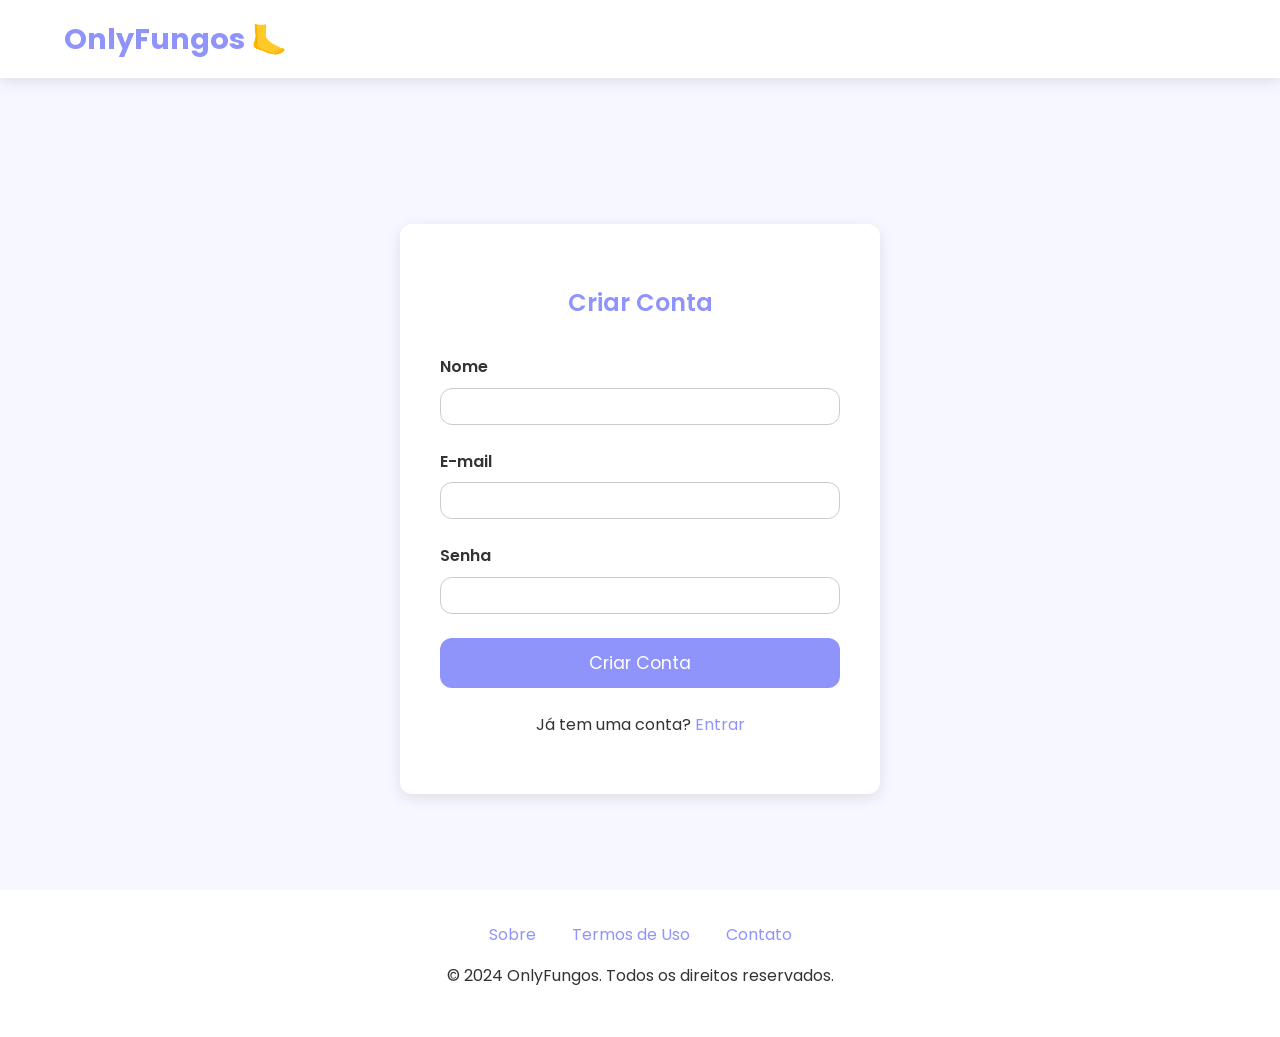
<file: login.html>
<!DOCTYPE html>
<html lang="pt-BR">
<head>
    <meta charset="UTF-8">
    <meta name="viewport" content="width=device-width, initial-scale=1.0">
    <title>Entrar ou Criar Conta - OnlyFungos</title>
    <link rel="preconnect" href="https://fonts.googleapis.com">
    <link rel="preconnect" href="https://fonts.gstatic.com" crossorigin>
    <link href="https://fonts.googleapis.com/css2?family=Poppins:wght@400;600;700&display=swap" rel="stylesheet">
    <link rel="stylesheet" href="css/style.css">
    <link rel="stylesheet" href="css/login.css">
</head>
<body>
    <header>
        <nav>
            <div class="logo"><a href="index.html" style="color: var(--primary-color);">OnlyFungos 🦶</a></div>
        </nav>
    </header>

    <main>
        <div class="login-container">
            <div class="login-form">
                <h2>Criar Conta</h2>
                <form>
                    <div class="form-group">
                        <label for="name">Nome</label>
                        <input type="text" id="name" required>
                    </div>
                    <div class="form-group">
                        <label for="email">E-mail</label>
                        <input type="email" id="email" required>
                    </div>
                    <div class="form-group">
                        <label for="password">Senha</label>
                        <input type="password" id="password" required>
                    </div>
                    <button type="submit">Criar Conta</button>
                </form>
                <p class="toggle-form">Já tem uma conta? <a href="#">Entrar</a></p>
            </div>
        </div>
    </main>

    <footer>
        <div class="footer-links">
            <a href="#">Sobre</a>
            <a href="#">Termos de Uso</a>
            <a href="#">Contato</a>
        </div>
        <p>&copy; 2024 OnlyFungos. Todos os direitos reservados.</p>
    </footer>
</body>
</html>
</file>
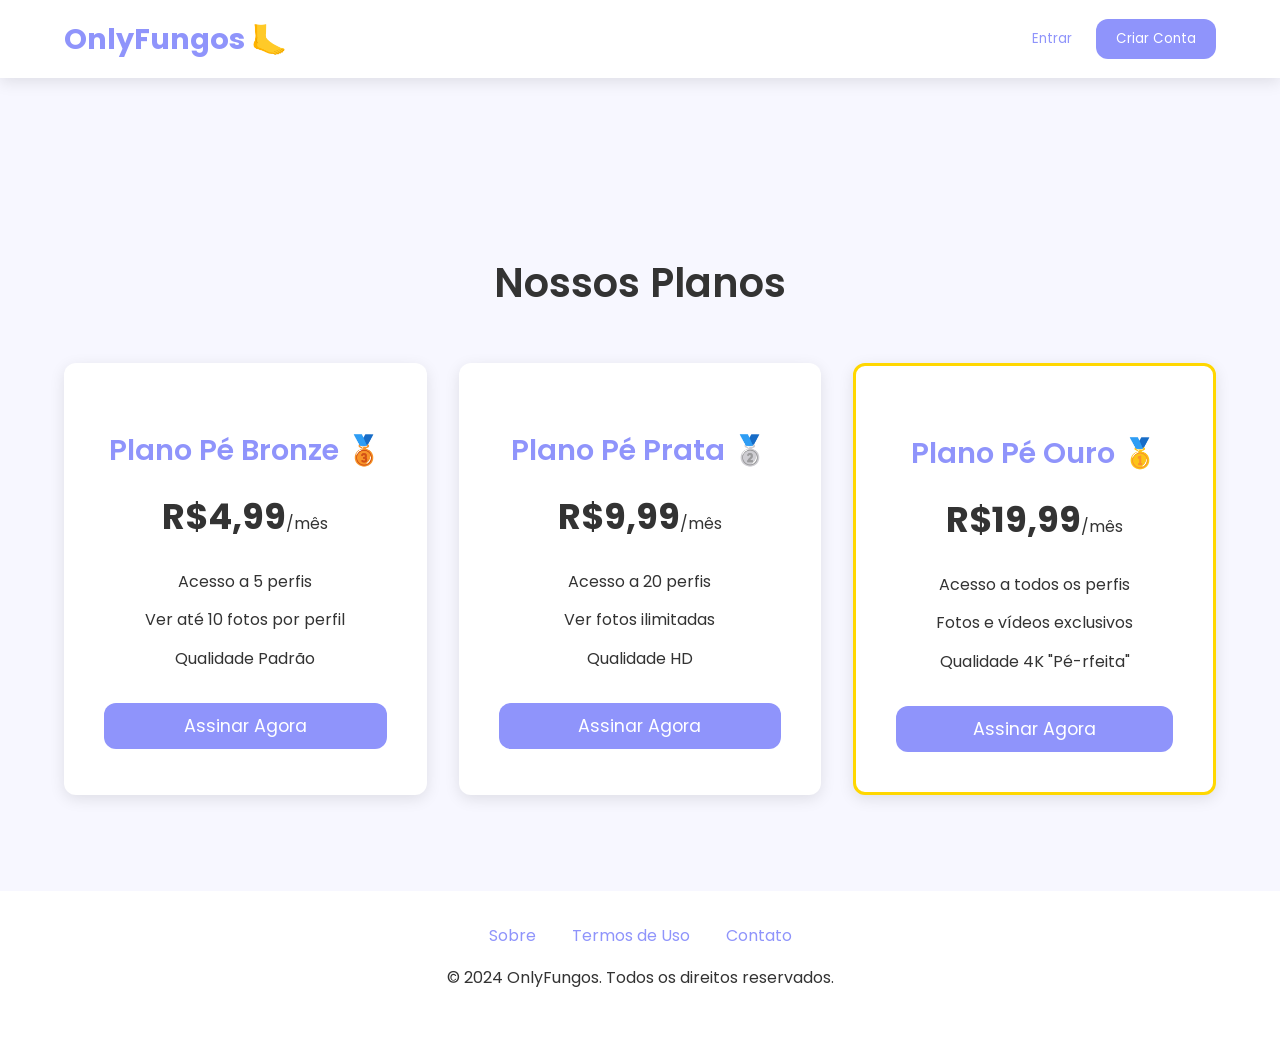
<file: subscriptions.html>
<!DOCTYPE html>
<html lang="pt-BR">
<head>
    <meta charset="UTF-8">
    <meta name="viewport" content="width=device-width, initial-scale=1.0">
    <title>Planos de Assinatura - OnlyFungos</title>
    <link rel="preconnect" href="https://fonts.googleapis.com">
    <link rel="preconnect" href="https://fonts.gstatic.com" crossorigin>
    <link href="https://fonts.googleapis.com/css2?family=Poppins:wght@400;600;700&display=swap" rel="stylesheet">
    <link rel="stylesheet" href="css/style.css">
    <link rel="stylesheet" href="css/subscriptions.css">
</head>
<body>
    <header>
        <nav>
            <div class="logo"><a href="index.html" style="color: var(--primary-color);">OnlyFungos 🦶</a></div>
            <div class="auth-buttons">
                <a href="login.html"><button class="login-btn">Entrar</button></a>
                <a href="login.html"><button class="signup-btn">Criar Conta</button></a>
            </div>
        </nav>
    </header>

    <main>
        <div class="subscriptions-container">
            <h1>Nossos Planos</h1>
            <div class="plans">
                <div class="plan">
                    <h2>Plano Pé Bronze 🥉</h2>
                    <div class="price">R$4,99<span>/mês</span></div>
                    <ul>
                        <li>Acesso a 5 perfis</li>
                        <li>Ver até 10 fotos por perfil</li>
                        <li>Qualidade Padrão</li>
                    </ul>
                    <button>Assinar Agora</button>
                </div>
                <div class="plan">
                    <h2>Plano Pé Prata 🥈</h2>
                    <div class="price">R$9,99<span>/mês</span></div>
                    <ul>
                        <li>Acesso a 20 perfis</li>
                        <li>Ver fotos ilimitadas</li>
                        <li>Qualidade HD</li>
                    </ul>
                    <button>Assinar Agora</button>
                </div>
                <div class="plan gold">
                    <h2>Plano Pé Ouro 🥇</h2>
                    <div class="price">R$19,99<span>/mês</span></div>
                    <ul>
                        <li>Acesso a todos os perfis</li>
                        <li>Fotos e vídeos exclusivos</li>
                        <li>Qualidade 4K "Pé-rfeita"</li>
                    </ul>
                    <button>Assinar Agora</button>
                </div>
            </div>
        </div>
    </main>

    <footer>
        <div class="footer-links">
            <a href="#">Sobre</a>
            <a href="#">Termos de Uso</a>
            <a href="#">Contato</a>
        </div>
        <p>&copy; 2024 OnlyFungos. Todos os direitos reservados.</p>
    </footer>
</body>
</html>
</file>
<file: css/style.css>
/* --- Global Styles --- */
:root {
    --primary-color: #8f94fb;
    --secondary-color: #4e54c8;
    --light-bg: #f7f7ff;
    --white: #ffffff;
    --text-color: #333;
    --border-radius: 12px;
    --box-shadow: 0 4px 15px rgba(0, 0, 0, 0.1);
}

body {
    font-family: 'Poppins', sans-serif;
    margin: 0;
    background-color: var(--light-bg);
    color: var(--text-color);
    line-height: 1.6;
}

h1, h2, h3 {
    font-weight: 600;
}

a {
    text-decoration: none;
    color: var(--primary-color);
    transition: color 0.3s ease;
}

a:hover {
    color: var(--secondary-color);
}

button {
    font-family: 'Poppins', sans-serif;
    cursor: pointer;
    border: none;
    border-radius: var(--border-radius);
    padding: 10px 20px;
    transition: all 0.3s ease;
}

/* --- Header --- */
header {
    position: fixed;
    top: 0;
    left: 0;
    width: 100%;
    background: var(--white);
    box-shadow: var(--box-shadow);
    z-index: 1000;
}

nav {
    display: flex;
    justify-content: space-between;
    align-items: center;
    padding: 1rem 5%;
}

.logo {
    font-size: 1.8rem;
    font-weight: 700;
    color: var(--primary-color);
}

.auth-buttons .login-btn {
    background: transparent;
    color: var(--primary-color);
}

.auth-buttons .signup-btn {
    background: var(--primary-color);
    color: var(--white);
}

.auth-buttons .signup-btn:hover {
    background: var(--secondary-color);
    transform: translateY(-2px);
}

/* --- Main Content --- */
main {
    padding-top: 80px; /* Offset for fixed header */
}

/* --- Hero Section --- */
.hero {
    text-align: center;
    padding: 4rem 2rem;
    background: linear-gradient(135deg, var(--primary-color), var(--secondary-color));
    color: var(--white);
}

.hero h1 {
    font-size: 2.5rem;
    margin-bottom: 0.5rem;
}

.hero p {
    font-size: 1.2rem;
    margin-bottom: 2rem;
}

.explore-btn {
    background: var(--white);
    color: var(--primary-color);
    font-size: 1.1rem;
    padding: 12px 28px;
}

.explore-btn:hover {
    background: var(--light-bg);
    transform: scale(1.05);
}

/* --- Popular Profiles --- */
.popular-profiles {
    padding: 4rem 5%;
    text-align: center;
}

.popular-profiles h2 {
    font-size: 2.2rem;
    margin-bottom: 3rem;
}

.profile-cards {
    display: grid;
    grid-template-columns: repeat(auto-fit, minmax(280px, 1fr));
    gap: 2rem;
}

.card {
    background: var(--white);
    border-radius: var(--border-radius);
    box-shadow: var(--box-shadow);
    overflow: hidden;
    text-align: center;
    padding-bottom: 1.5rem;
    transition: transform 0.3s ease, box-shadow 0.3s ease;
}

.card:hover {
    transform: translateY(-10px);
    box-shadow: 0 10px 20px rgba(0, 0, 0, 0.15);
}

.card img {
    width: 100%;
    height: 200px;
    object-fit: cover;
}

.card h3 {
    margin: 1.5rem 0 1rem;
    font-size: 1.4rem;
}

.card button {
    background: var(--primary-color);
    color: var(--white);
}

.card button:hover {
    background: var(--secondary-color);
}

/* --- Footer --- */
footer {
    text-align: center;
    padding: 2rem;
    background: var(--white);
    margin-top: 2rem;
}

.footer-links {
    margin-bottom: 1rem;
}

.footer-links a {
    margin: 0 1rem;
}

/* --- Responsive Design --- */
@media (max-width: 768px) {
    nav {
        flex-direction: column;
        gap: 1rem;
    }

    .hero h1 {
        font-size: 2rem;
    }

    .hero p {
        font-size: 1rem;
    }

    .popular-profiles h2 {
        font-size: 1.8rem;
    }

    .profile-cards {
        grid-template-columns: 1fr;
    }

    .footer-links a {
        display: block;
        margin: 0.5rem 0;
    }

    /* Adjustments for profile and login pages */
    .profile-header, .login-container, .subscriptions-container {
        padding: 2rem 1rem;
    }
}

@media (max-width: 480px) {
    .logo {
        font-size: 1.5rem;
    }

    .auth-buttons {
        display: flex;
        flex-direction: column;
        width: 100%;
        gap: 0.5rem;
    }

    .auth-buttons button {
        width: 100%;
    }

    .hero h1 {
        font-size: 1.8rem;
    }
}
</file>
<file: css/login.css>
.login-container {
    display: flex;
    justify-content: center;
    align-items: center;
    padding: 4rem 2rem;
    margin-top: 80px;
}
.login-form {
    background: var(--white);
    padding: 2.5rem;
    border-radius: var(--border-radius);
    box-shadow: var(--box-shadow);
    width: 100%;
    max-width: 400px;
    text-align: center;
}
.login-form h2 {
    margin-bottom: 2rem;
    color: var(--primary-color);
}
.form-group {
    margin-bottom: 1.5rem;
    text-align: left;
}
.form-group label {
    display: block;
    margin-bottom: 0.5rem;
    font-weight: 600;
}
.form-group input {
    width: 100%;
    padding: 10px;
    border: 1px solid #ccc;
    border-radius: var(--border-radius);
    box-sizing: border-box; /* Important for padding */
}
.login-form button {
    width: 100%;
    padding: 12px;
    background: var(--primary-color);
    color: var(--white);
    font-size: 1.1rem;
}
.login-form button:hover {
    background: var(--secondary-color);
}
.toggle-form {
    margin-top: 1.5rem;
}
</file>
<file: css/subscriptions.css>
.subscriptions-container {
    padding: 4rem 5%;
    text-align: center;
    margin-top: 80px;
}
.subscriptions-container h1 {
    font-size: 2.5rem;
    margin-bottom: 3rem;
}
.plans {
    display: grid;
    grid-template-columns: repeat(auto-fit, minmax(300px, 1fr));
    gap: 2rem;
    justify-content: center;
}
.plan {
    background: var(--white);
    padding: 2.5rem;
    border-radius: var(--border-radius);
    box-shadow: var(--box-shadow);
    transition: transform 0.3s ease, box-shadow 0.3s ease;
}
.plan:hover {
    transform: translateY(-10px);
    box-shadow: 0 10px 20px rgba(0, 0, 0, 0.15);
}
.plan h2 {
    color: var(--primary-color);
    font-size: 1.8rem;
    margin-bottom: 1rem;
}
.plan .price {
    font-size: 2.2rem;
    font-weight: 700;
    margin-bottom: 1.5rem;
}
.plan .price span {
    font-size: 1rem;
    font-weight: 400;
}
.plan ul {
    list-style: none;
    padding: 0;
    margin-bottom: 2rem;
}
.plan ul li {
    margin-bottom: 0.8rem;
}
.plan button {
    width: 100%;
    background: var(--primary-color);
    color: var(--white);
    font-size: 1.1rem;
}
.plan button:hover {
    background: var(--secondary-color);
}
.plan.gold {
    border: 3px solid #ffd700; /* Gold color for the premium plan */
}
</file>
